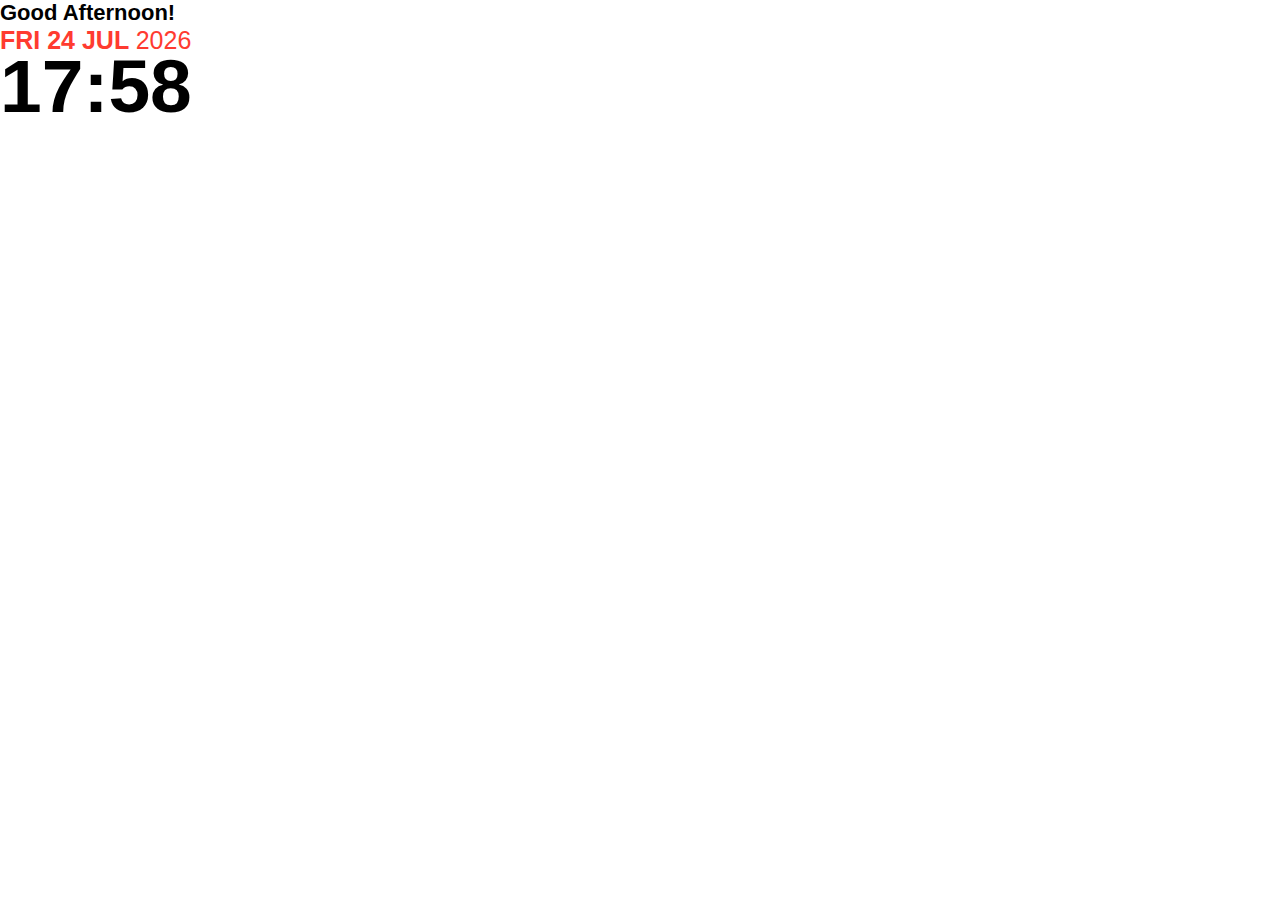
<file: index.html>
<!DOCTYPE html>
<html lang="en">
<head>
    <meta charset="UTF-8">
    <meta name="viewport" content="width=device-width, initial-scale=1.0">
    <title>Date, Time, and Greeting Display</title>
    <style>
        body {
            font-family: 'SF Pro Display', sans-serif;
            margin: 0px;
            font-size: 30px; /* Set the desired font size for the entire page */
        }

        .text-left {
            text-align: left;
        }

        #greeting {
            font-family: 'SF Pro Display', sans-serif; /* Change the font for the greeting */
            font-weight: bold; /* Make the greeting font bolder */
            color: #000000; /* Change the color of the greeting */
            font-size: 22px;
        }

        #date {
            font-family: 'SF Pro Rounded', sans-serif;
            font-weight: bold;
            color: #FF3B30;  
            font-size: 25px;
            margin-bottom: -12px; /* Adjust the bottom margin to reduce space */
            
      }

        #clock {
            font-family: 'SF Pro Rounded', sans-serif; /* Change the font for the clock */
            font-weight: bold; /* Make the clock font bolder */
            font-size: 75px;
        }

        #year {
            font-weight: lighter; /* Make the year font lighter */
        }
    </style>
</head>
<body>

    <div id="greeting" class="text-left"></div>
    <div id="date" class="text-left"></div>
    <div id="clock" class="text-left"></div>

    <script>
        function updateDateTime() {
            var currentDate = new Date();

            // Format time in military (24-hour) format
            var hours = currentDate.getHours().toString().padStart(2, '0');
            var minutes = currentDate.getMinutes().toString().padStart(2, '0');
            var formattedTime = hours + ':' + minutes;

            // Format date
            var weekdays = ['SUN', 'MON', 'TUE', 'WED', 'THU', 'FRI', 'SAT'];
            var months = ['JAN', 'FEB', 'MAR', 'APR', 'MAY', 'JUN', 'JUL', 'AUG', 'SEP', 'OCT', 'NOV', 'DEC'];

            var formattedDate = weekdays[currentDate.getDay()] + ' ' + currentDate.getDate() + ' ' + months[currentDate.getMonth()] + ' ';
            var formattedYear = currentDate.getFullYear();

            // Determine the greeting based on the current hour
            var greeting;
            if (currentDate.getHours() < 12) {
                greeting = 'Good Morning!';
            } else if (currentDate.getHours() < 18) {
                greeting = 'Good Afternoon!';
            } else {
                greeting = 'Good Evening!';
            }

            // Display formatted greeting, date, and time
            document.getElementById('greeting').innerHTML = greeting + '<br>';
            document.getElementById('date').innerHTML = formattedDate + '<span id="year">' + formattedYear + '</span><br>';
            document.getElementById('clock').innerHTML = formattedTime;
        }

        // Update date and time every second
        setInterval(updateDateTime, 1000);

        // Initial update
        updateDateTime();
    </script>

</body>
</html>
</file>
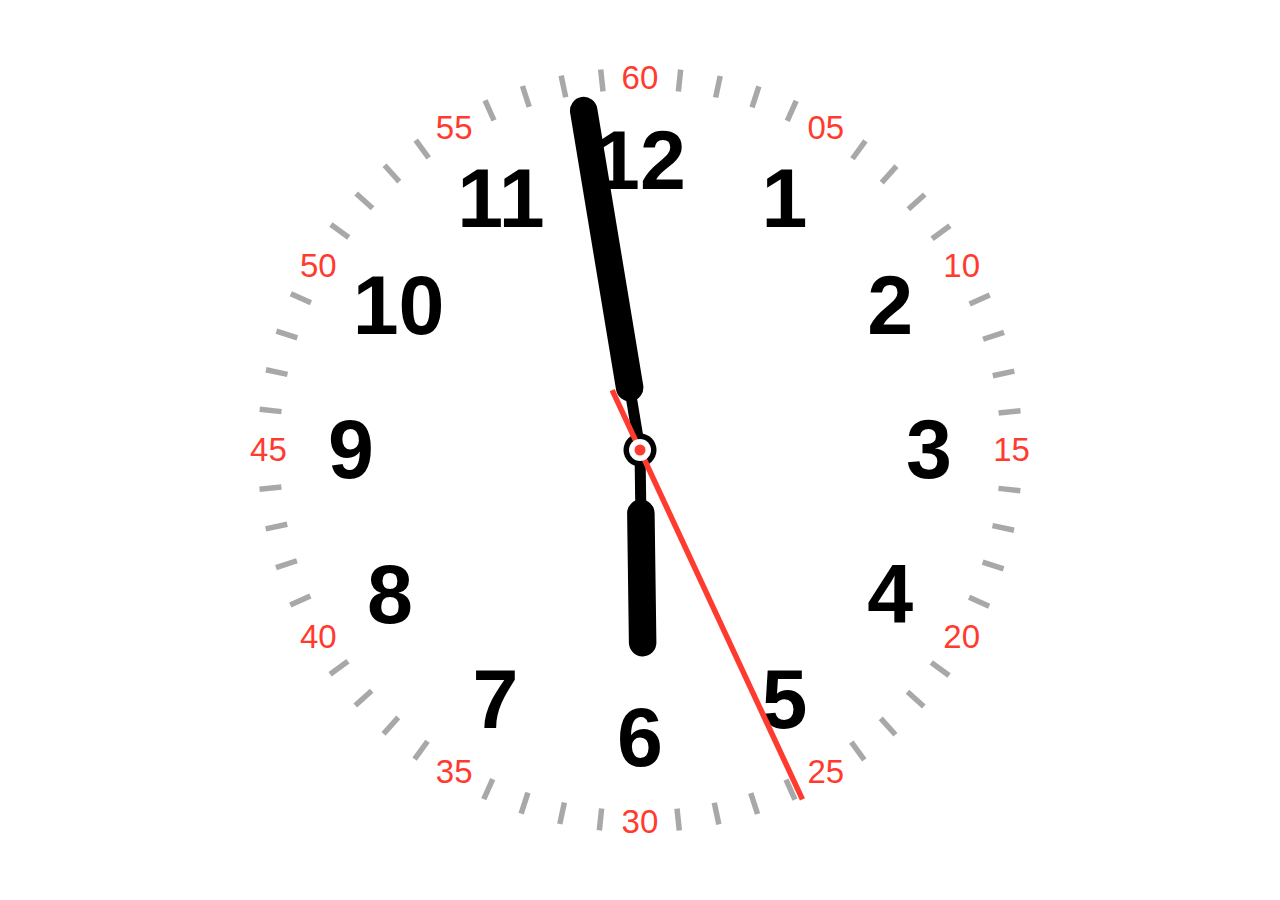
<file: Clock(Light)/Index.html>
<!DOCTYPE html>
<html>

<head>
    <meta charset="UTF-8">
    <title>HTML5仿Apple Watch时钟动画DEMO演示</title>
    <link rel="stylesheet" href="css/style.css" media="screen" type="text/css" />
    <style>
        body {
            margin: 0;
            overflow: hidden;
        }

        .background-circle {
            position: absolute;
            top: 50%;
            left: 50%;
            transform: translate(-50%, -50%);
            background: #ffffff;
            border-radius: 50%;
            width: 100vmin;
            height: 100vmin;
            z-index: -1; /* Ensure the background circle is behind other elements */
        }
    </style>
</head>

<body>

    <!-- Recreating Apple Watch's Utility face <http://www.apple.com/watch/design/> in HTML+CSS+JS -->

    <!-- Background Circle -->
    <div class="background-circle"></div>

    <div class="fill">
        <div class="reference"></div>
        <div class="clock" id="utility-clock">
            <div class="centre">
                <div class="dynamic"></div>
                <div class="expand round circle-1"></div>
                <div class="anchor hour">
                    <div class="element thin-hand"></div>
                    <div class="element fat-hand"></div>
                </div>
                <div class="anchor minute">
                    <div class="element thin-hand"></div>
                    <div class="element fat-hand minute-hand"></div>
                </div>
                <div class="anchor second">
                    <div class="element second-hand"></div>
                </div>
                <div class="expand round circle-2"></div>
                <div class="expand round circle-3"></div>
            </div>
        </div>
    </div>

    <script src="js/index.js"></script>

</body>

</html>
</file>
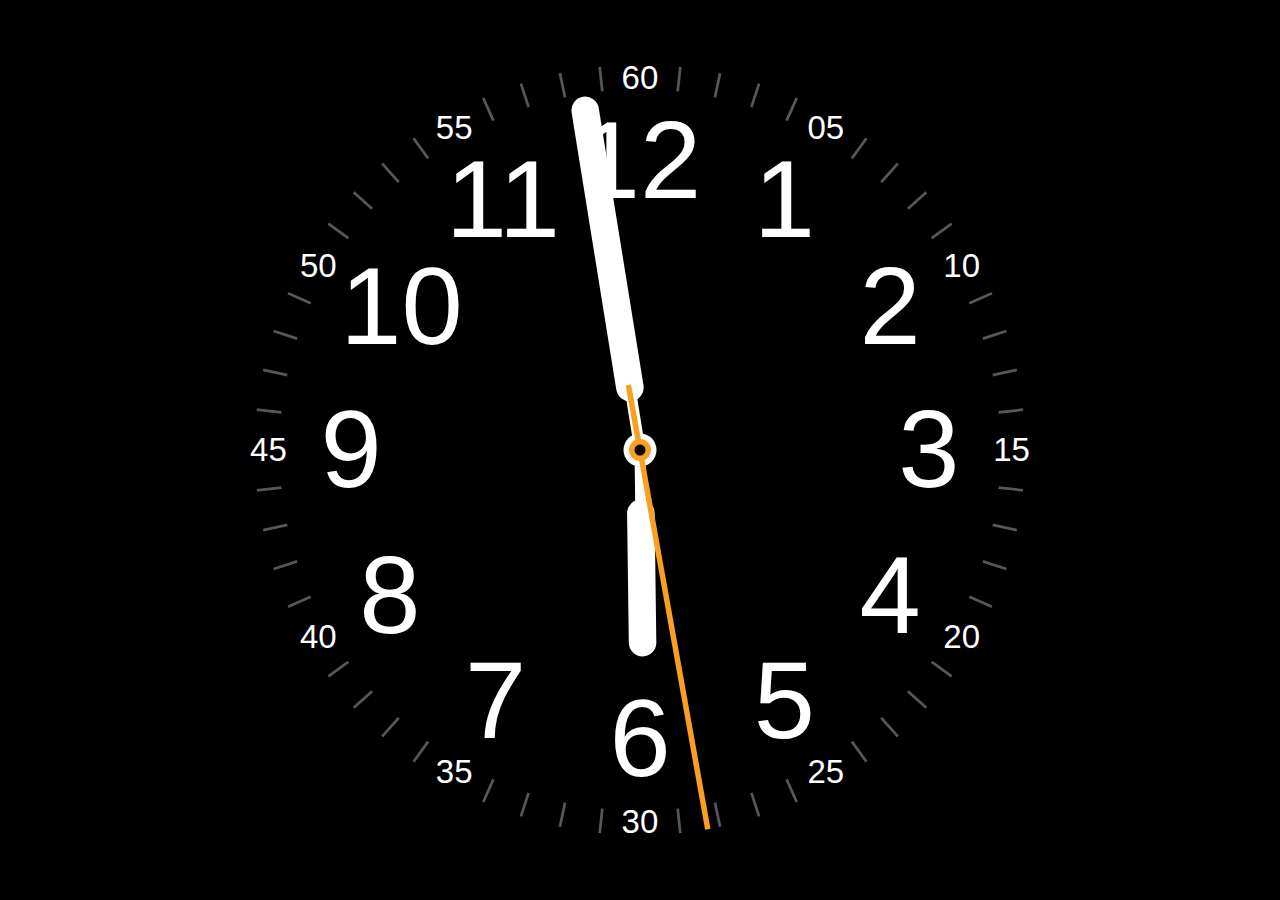
<file: clock/index2.html>
﻿<!DOCTYPE html>
<html>

<head>

  <meta charset="UTF-8">

  <title>HTML5仿Apple Watch时钟动画DEMO演示</title>

    <link rel="stylesheet" href="css/style.css" media="screen" type="text/css" />

</head>

<body>

  <!--
Recreating Apple Watch's Utility face <http://www.apple.com/watch/design/> in HTML+CSS+JS
-->

<div class="fill">
  <div class="reference"></div>
  <div class="clock" id="utility-clock">
    <div class="centre">
      <div class="dynamic"></div>
      <div class="expand round circle-1"></div>
      <div class="anchor hour">
        <div class="element thin-hand"></div>
        <div class="element fat-hand"></div>
      </div>
      <div class="anchor minute">
        <div class="element thin-hand"></div>
        <div class="element fat-hand minute-hand"></div>
      </div>
      <div class="anchor second">
        <div class="element second-hand"></div>
      </div>
      <div class="expand round circle-2"></div>
      <div class="expand round circle-3"></div>
    </div>
  </div>
</div>

  <script src="js/index.js"></script>

</body>

</html>
</file>
<file: Clock(Light)/css/style.css>
body {
    background: rgba(0, 0, 0, 0); /* Adjust the alpha value as needed (0 is fully transparent, 1 is fully opaque) */
}

.clock {
    position: absolute;
    opacity: 1;
}

.fill .clock {
    left: 50%;
    top: 50%;
}

.centre {
    position: absolute;
    top: 50%;
    left: 50%;
    width: 0;
    height: 0;
}

.expand {
    position: absolute;
    top: 0;
    left: 0;
    transform: translate(-50%, -50%);
}

.anchor {
    position: absolute;
    top: 0;
    left: 0;
    width: 0;
    height: 0;
}

.element {
    position: absolute;
    top: 0;
    left: 0;
}

.round {
    border-radius: 296px;
}

.circle-1 {
    background: #000000;
    width: 12px;
    height: 12px;
}

.circle-2 {
    background: #ffffff;
    width: 8px;
    height: 8px;
}

.circle-3 {
    background: #FF3B30;
    width: 4px;
    height: 4px;
}

.second {
    transform: rotate(180deg);
}

.minute {
    transform: rotate(54deg);
}

.second-hand {
    width: 2px;
    height: 164px;
    background: #FF3B30;
    transform: translate(-50%,-100%) translateY(24px);
}

.hour {
    transform: rotate(304.5deg);
}

.thin-hand {
    width: 4px;
    height: 50px;
    background: black;
    transform: translate(-50%,-100%);
}

.fat-hand {
    width: 10px;
    height: 57px;
    border-radius: 10px;
    background: black;
    transform: translate(-50%,-100%) translateY(-18px);
}

.minute-hand {
    height: 112px;
}

.hour-text {
    position: absolute;
    font: bold 30px 'SF Compact Rounded', Helvetica, Arial, sans-serif;
    color: black;
    transform: translate(-50%,-50%);
}

.hour-10 {
    padding-left: 0.4ex;
}
.hour-11 {
    padding-left: 0.25ex;
}

.minute-text {
    position: absolute;
    font: 12px SF Pro, Helvetica, Arial, sans-serif;
    color: #FF3B30;
    transform: translate(-50%,-50%);
}

.minute-line {
    background: black;
    width: 1.5px;
    height: 8px;
    transform: translate(-50%,-100%) translateY(-131px);
    opacity: 0.34;
}
</file>
<file: clock/css/style.css>
body {
    background: black;
}

.clock {
    position: absolute;
    opacity: 1;
}

.fill .clock {
    left: 50%;
    top: 50%;
}

.centre {
    position: absolute;
    top: 50%;
    left: 50%;
    width: 0;
    height: 0;
}

.expand {
    position: absolute;
    top: 0;
    left: 0;
    transform: translate(-50%, -50%);
}

.anchor {
    position: absolute;
    top: 0;
    left: 0;
    width: 0;
    height: 0;
}

.element {
    position: absolute;
    top: 0;
    left: 0;
}

.round {
    border-radius: 296px;
}

.circle-1 {
    background: white;
    width: 12px;
    height: 12px;
}

.circle-2 {
    background: #FA9F22;
    width: 8px;
    height: 8px;
}

.circle-3 {
    background: black;
    width: 4px;
    height: 4px;
}

.second {
    transform: rotate(180deg);
}

.minute {
    transform: rotate(54deg);
}

.second-hand {
    width: 2px;
    height: 164px;
    background: #FA9F22;
    transform: translate(-50%,-100%) translateY(24px);
}

.hour {
    transform: rotate(304.5deg);
}

.thin-hand {
    width: 4px;
    height: 50px;
    background: white;
    transform: translate(-50%,-100%);
}

.fat-hand {
    width: 10px;
    height: 57px;
    border-radius: 10px;
    background: white;
    transform: translate(-50%,-100%) translateY(-18px);
}

.minute-hand {
    height: 112px;
}

.hour-text {
    position: absolute;
    font: 40px Hei, Helvetica, Arial, sans-serif;
    color: white;
    transform: translate(-50%,-50%);
}

.hour-10 {
    padding-left: 0.4ex;
}
.hour-11 {
    padding-left: 0.25ex;
}

.minute-text {
    position: absolute;
    font: 12px Avenir Next, Helvetica, Arial, sans-serif;
    color: white;
    transform: translate(-50%,-50%);
}

.minute-line {
    background: white;
    width: 1px;
    height: 9px;
    transform: translate(-50%,-100%) translateY(-131px);
    opacity: 0.34;
}
</file>
